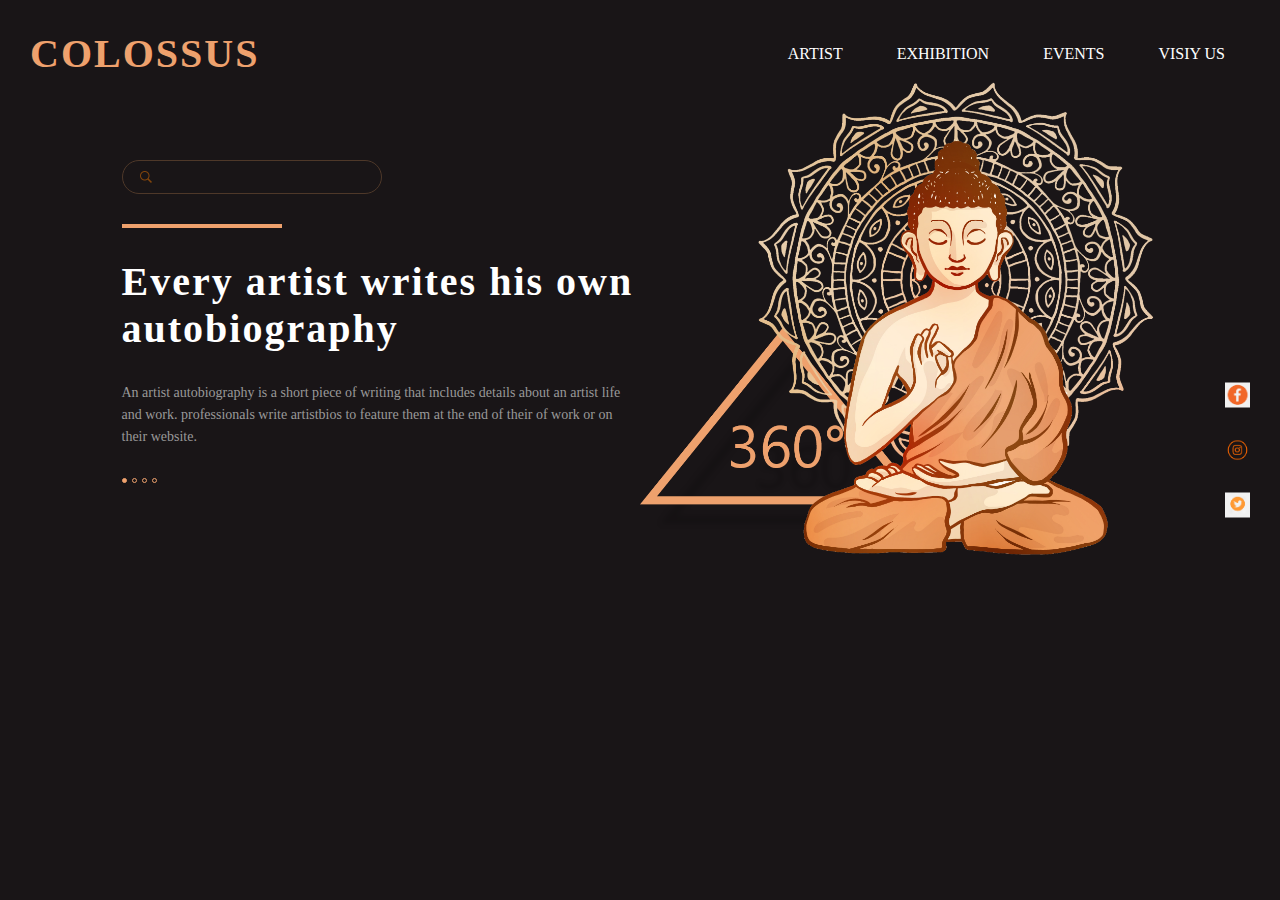
<file: Artist autobiagraphy/index.html>
<!DOCTYPE html>
<html lang="en">
<head>
    <meta charset="UTF-8">
    <meta name="viewport" content="width=device-width, initial-scale=1.0">
    <title>Document</title>
    <link rel="stylesheet" href="style.css">
</head>
<body>
    <div class="container">
        <nav>
            <h1>COLOSSUS</h1>
            <ul>
                <li><a href="">ARTIST</a></li>
                <li><a href="">EXHIBITION</a></li>
                <li><a href="">EVENTS</a></li>
                <li><a href="">VISIY US</a></li>
            </ul>
        </nav>
        <div class="content">
            <div class="left-col">
                <div class="search">
                    <img src="Search.png" class="">
                    <input type="text" >
                </div>
                <hr>
                <h1>Every artist writes his own autobiography</h1>
                <p>An artist autobiography is a short piece of writing that includes details about an artist life and work. professionals write artistbios to feature them at the end of their of work or on their website.</p>
                <div class="indicator">
                    <span class="active"></span>
                    <span></span>
                    <span></span>
                    <span></span>
                </div>
            </div>
            <div class="right-col">
                <img src="Gautama_Buddha_pic.png" alt="">
            </div>
        </div>
        <div class="social">
            <a href=""><img src="facebook.png" ></a>
            <a href=""><img src="insta.png" ></a>
            <a href=""><img src="twitter.png" ></a>
        </div>
    </div>
</body>
</html>
</file>
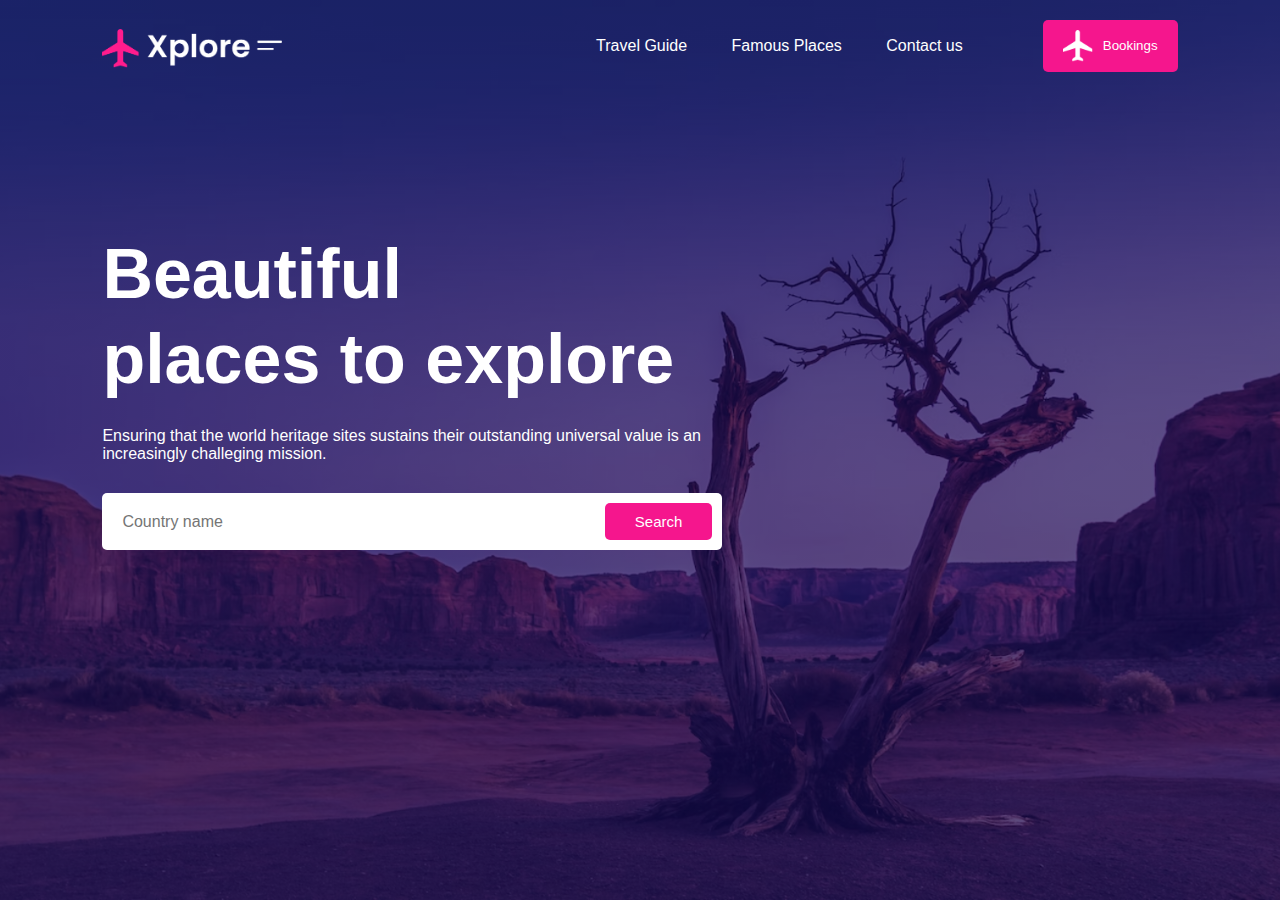
<file: Beautiful places to explore/index.html>
<!DOCTYPE html>
<html lang="en">
<head>
    <meta charset="UTF-8">
    <meta name="viewport" content="width=device-width, initial-scale=1.0">
    <title>Document</title>
    <link rel="stylesheet" href="style.css">
</head>
<body>
    <div class="container">
        <nav>
            <img src="images/logo.png" class="logo">
            <ul>
                <li><a href="#">Travel Guide</a></li>
                <li><a href="#">Famous Places</a></li>
                <li><a href="#">Contact us</a></li>
            </ul>
            <button class="btn">
                <img src="images/icon.png" >Bookings
            </button>
        </nav>
        <div class="content">
            <h1>Beautiful <br>places to explore</h1>
            <p>
                Ensuring that the world heritage sites sustains their outstanding universal value is an increasingly challeging mission.
            </p>
            <form >
                <input type="text" placeholder="Country name">
                <button type="submit" class="btn">Search</button>
            </form>
        </div>
    </div>
</body>
</html>
</file>
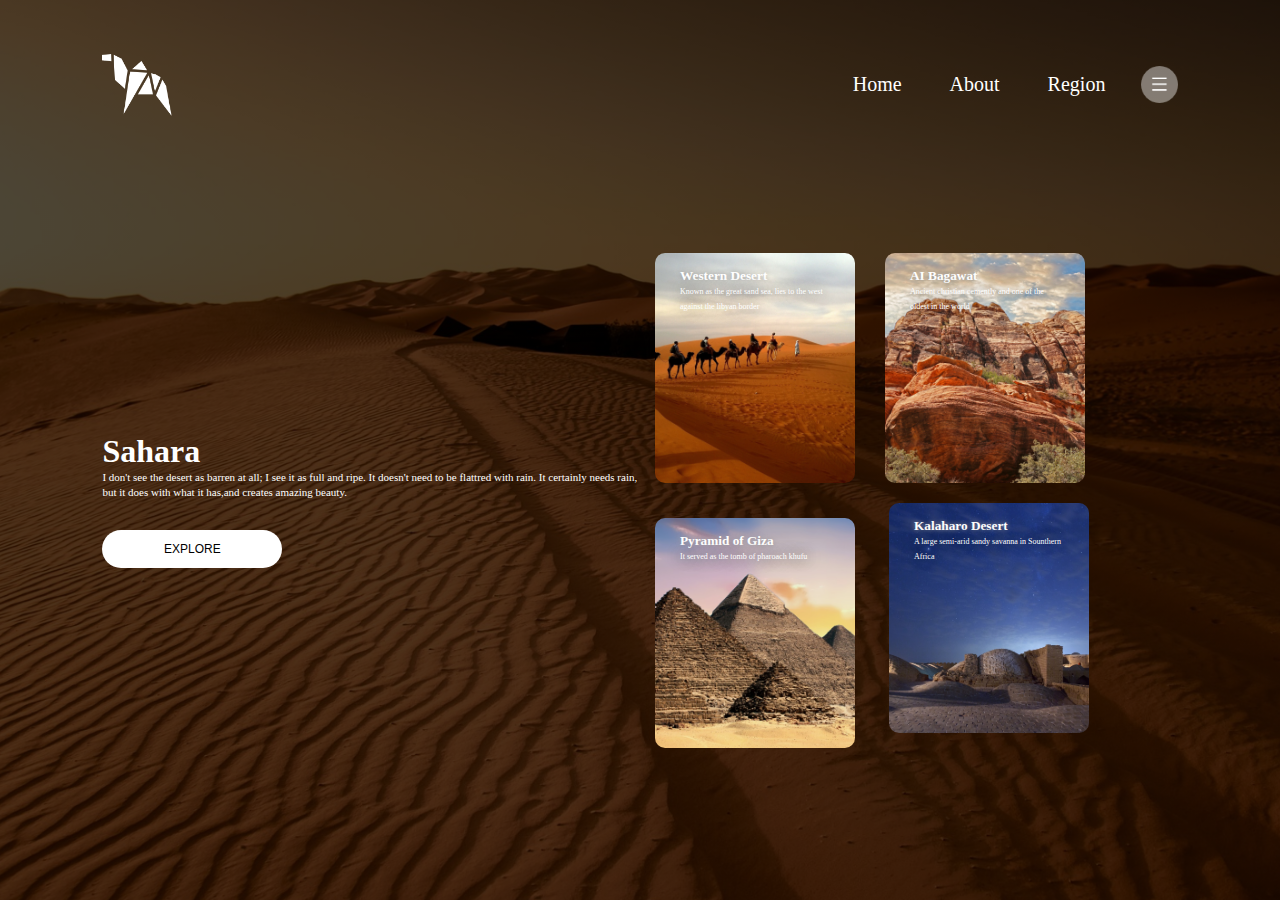
<file: Deserts/index.html>
<!DOCTYPE html>
<html lang="en">
<head>
    <meta charset="UTF-8">
    <meta name="viewport" content="width=device-width, initial-scale=1.0">
    <title>Document</title>
    <link rel="stylesheet" href="style.css">
</head>
<body>
    <div class="container">
        <nav>
            <img src="images/logo.png" class="logo">
            <ul>
                <li><a href="">Home</a></li>
                <li><a href="">About</a></li>
                <li><a href="">Region</a></li>
            </ul>
            <img src="images/menu.png" class="menu">
        </nav>
        <div class="content">
            <div class="column">
                <h1>Sahara</h1>
                <p>I don't see the desert as barren at all; I see it as full and ripe. It doesn't need to be flattred with rain. It certainly needs rain, but it does with what it has,and creates amazing beauty.
                </p>
                <button type="button">EXPLORE</button>
            </div>
            <div class="column">
                <div class="card card1">
                    <h5>Western Desert</h5>
                    <p>Known as the great sand sea, lies to the west against the libyan border </p>
                </div><div class="card card2">
                    <h5>AI Bagawat</h5>
                    <p>Ancient christian cemently and one of the oldest in the world </p>
                </div>
                <div class="card card3">
                    <h5>Pyramid of Giza</h5>
                    <p>It served as the tomb of pharoach khufu </p>
                </div>
                <div class="card card4">
                    <h5>Kalaharo Desert</h5>
                    <p>A large semi-arid sandy savanna in Sounthern Africa</p>
                </div>
            </div>
        </div>
    </div>
</body>
</html>
</file>
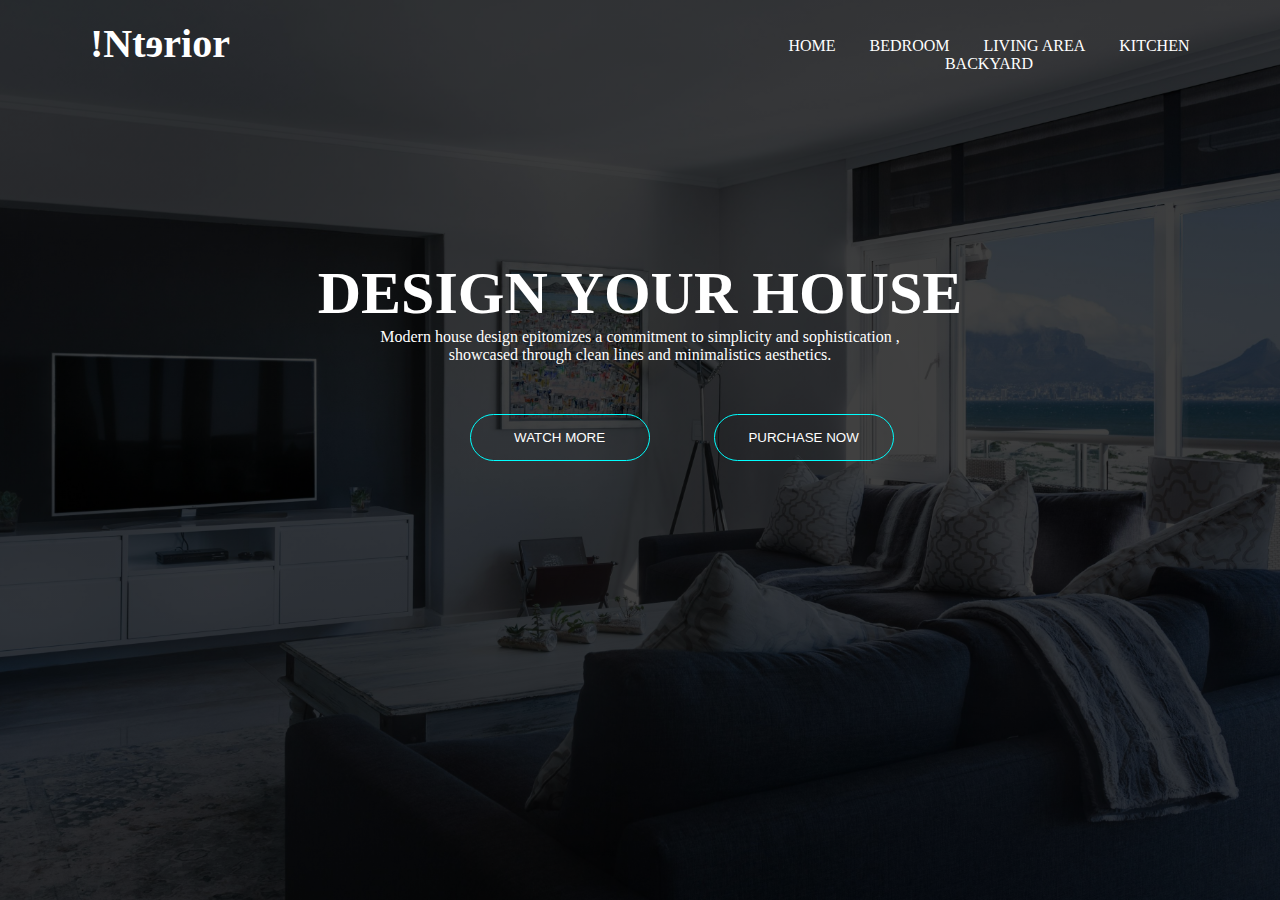
<file: Design your house/index.html>
<!DOCTYPE html>
<html lang="en">
<head>
    <meta charset="UTF-8">
    <meta name="viewport" content="width=device-width, initial-scale=1.0">
    <title>Document</title>
    <link rel="stylesheet" href="style.css">
</head>
<body>
    <div class="container">
        <nav>
            <h1>!Ntɘrior</h1>
            <ul>
                <li><a href="">HOME</a></li>
                <li><a href=""> BEDROOM</a></li>
                <li><a href="">LIVING AREA</a></li>
                <li><a href="">KITCHEN</a></li>
                <li><a href="">BACKYARD</a></li>
            </ul>
        </nav>
        <div class="content">
            <h1>DESIGN YOUR HOUSE</h1>
            <P>Modern house design epitomizes a commitment to simplicity and sophistication ,<br> showcased through clean lines and minimalistics aesthetics. </P>
            
        </div>
        <div class="btn">
            <button>WATCH MORE</button>
            <button>PURCHASE NOW</button>
        </div>
        
    </div>
</body>
</html>
</file>
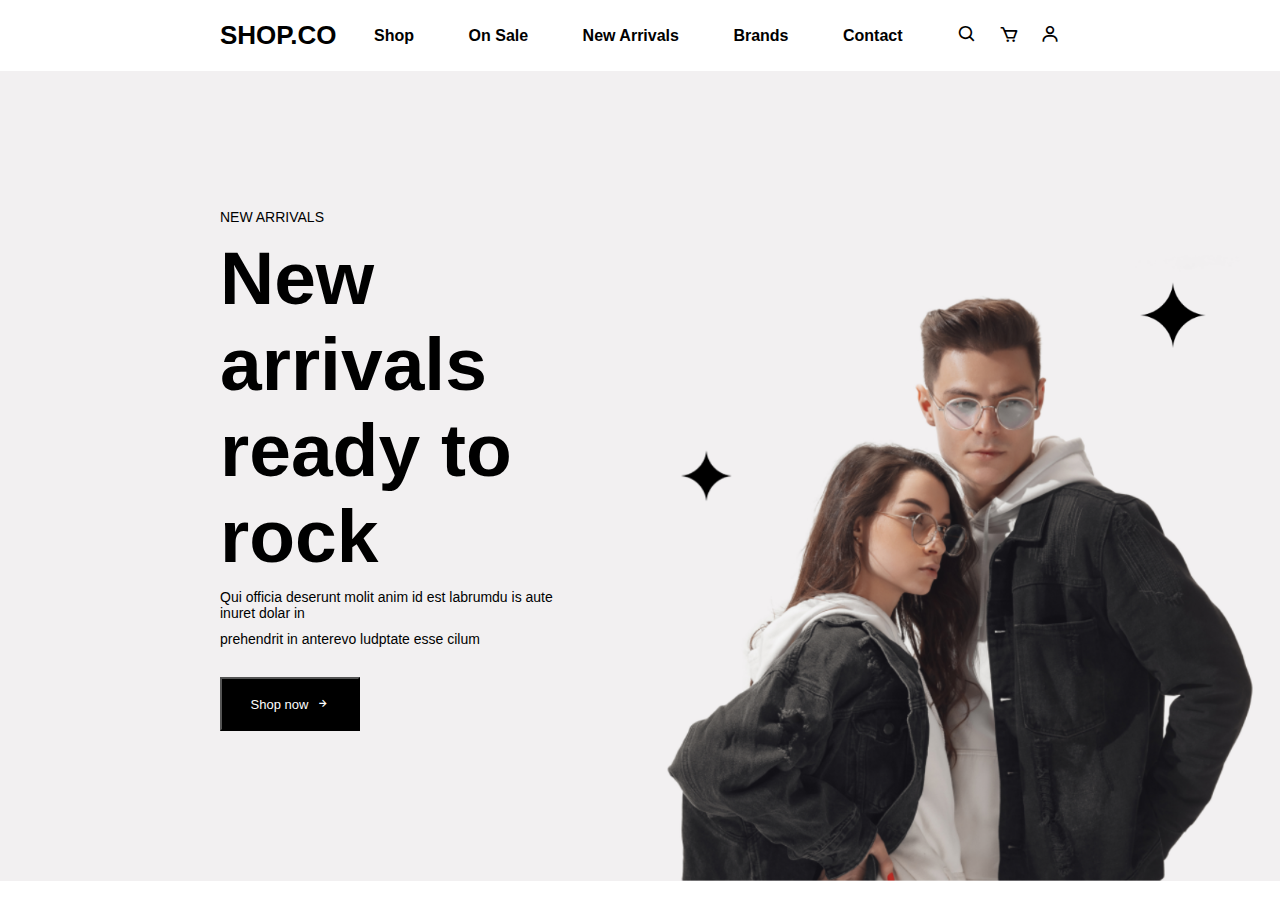
<file: shop.co/index.html>
<!DOCTYPE html>
<html lang="en">
  <head>
    <meta charset="UTF-8" />
    <meta name="viewport" content="width=device-width, initial-scale=1.0" />
    <title>Document</title>
    <link rel="stylesheet" href="style.css" />
    <link rel="stylesheet"
  href="https://cdn.jsdelivr.net/npm/boxicons@latest/css/boxicons.min.css">
  </head>
  <body>
    <div class="container">
      <nav>
        <h1>SHOP.CO</h1>
        <ul>
          <li><a href="#">Shop</a></li>
          <li><a href="#">On Sale</a></li>
          <li><a href="#">New Arrivals</a></li>
          <li><a href="#">Brands</a></li>
          <li><a href="#">Contact</a></li>
        </ul>   
        <div class="icons">
          <a href="#"><i class="bx bx-search"></i></a>
          <a href="#"><i class="bx bx-cart"></i></a>
          <a href="#"><i class="bx bx-user"></i></a>
        </div>
      </nav>
      <div class="content">
        <div class="data">
          <p>NEW ARRIVALS</p>
          <h1>New arrivals ready to rock</h1>
          <p>
            Qui officia deserunt molit anim id est labrumdu is aute inuret dolar
            in
          </p>
          <p>prehendrit in anterevo ludptate esse cilum</p>
          <button>Shop now<i class="bx bx-right-arrow-alt"></i></button>
        </div>
      </div>
    </div>
  </body>
</html>
</file>
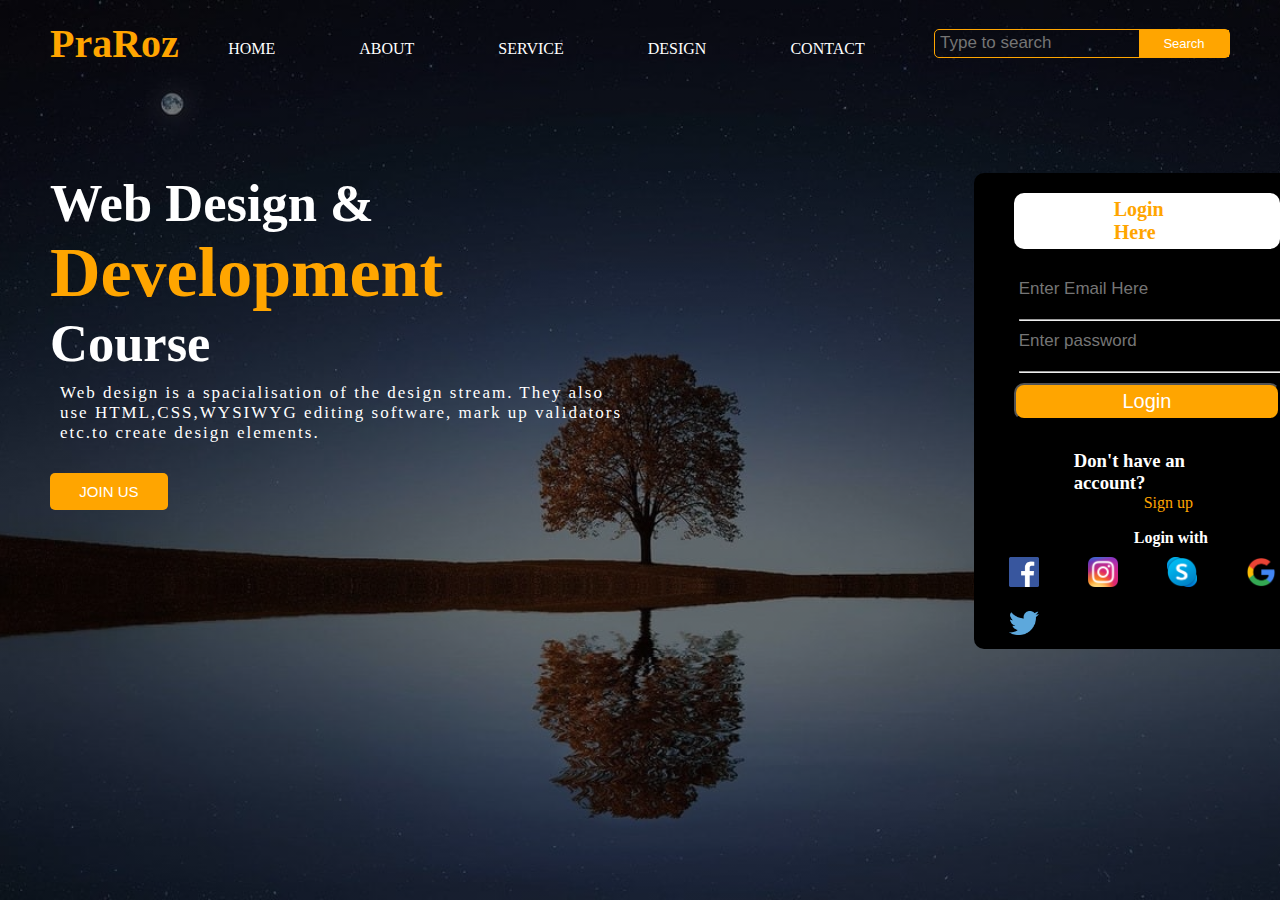
<file: web design and development course/index.html>
<!DOCTYPE html>
<html lang="en">
<head>
    <meta charset="UTF-8">
    <meta name="viewport" content="width=device-width, initial-scale=1.0">
    <title>Document</title>
    <link rel="stylesheet" href="style.css">
</head>
<body>
    <div class="container">
        <nav>
            <h1>PraRoz</h1>
            <ul>
                <li><a href="">HOME</a></li>
                <li><a href="">ABOUT</a></li>
                <li><a href="">SERVICE</a></li>
                <li><a href="">DESIGN</a></li>
                <li><a href="">CONTACT</a></li>
            </ul>
            <div class="search">
                <input type="text" placeholder="Type to search">
                <button type="submit">Search</button>
            </div>
        </nav>
        <div class="content">
            <div class="left">
                <h2>Web Design &</h2>
                <h1>Development</h1>
                <h2>Course</h2>
                <p>Web design is a spacialisation of the design stream. They also use HTML,CSS,WYSIWYG editing software, mark up validators etc.to create design elements.</p>
                <button type="button">JOIN US</button>
            </div>
            <div class="right">
                <h2>Login Here</h2>
                <input class="mail" type="email" name="email" placeholder="Enter Email Here">
                <hr>
                <input type="password" placeholder="Enter password">
                <hr>
                <button><a href="">Login</a></button>
                <h3>Don't have an account?</h3>
                <a href="" class="sign">Sign up</a>
                <h4>Login with</h4>
                
                <a href=""><img src="fb.png" ></a>
                <a href=""><img src="insta.png" ></a>
                <a href=""><img src="skype.png" ></a>
                <a href=""><img src="goggle.png" ></a>
                <a href=""><img src="twitter.png" alt=""></a>
            </div>
        </div>
    </div>
</body>
</html>
</file>
<file: Artist autobiagraphy/style.css>
*{
    margin: 0;
    padding: 0;
    box-sizing: border-box;
}

.container{
    width: 100%;
    height: 100vh;
    background: #191517;
    position: relative;
    padding: 30px 30px;
}

nav{
    
    display: flex;
    justify-content: space-between;
    align-items: center; 
}
nav h1{
    color: #eea16d;
}
nav ul li{
    list-style: none;
    display: inline-block;
    
    
}
nav ul li a{
    color: #fff;
    margin-left: 20px;
    margin-right: 20px;
    text-decoration: none;
    padding: 5px 5px;
    
}

nav ul li a:hover{
    color: #fff;
    border-bottom: 3px solid #eea16d;
}

.content{
    display: flex;
    width: 85%;
    align-items: center;
    margin: auto;

}
.left-col, .right-col{
    flex-basis: 50%;
}

.left-col{
    padding: 50px 0;
}

.search{
    display: flex;
    width: 260px;
    align-items: center;
    padding: 8px 15px;
    box-sizing: border-box;
    border: 1px solid #4e3829;
    border-radius: 20px;
}
.search img{
    height: 16px;
    margin-right: 10px;
    cursor: pointer;
    opacity: 0.5;
}
.search input{
    width: 100%;
    outline: none;
    border:0;
    color: #999;
    background: transparent;
    font-size: 14px;
}
hr{
    width: 160px;
    height: 4px;
    background: #eea16d;
    margin: 30px 0;
    border: none;
}

h1{
    font-size: 40px;
    letter-spacing: 2px;
    color: #fff;
}

p{
    color: #999;
    margin: 30px 0;
    font-size: 14px;
    line-height: 22px;
}

.indicator{
    display: flex;
}
span{
    width: 5px;
    height: 5px;
    border: 1px solid #eea16d;
    border-radius: 50%;
    margin-right: 5px;
}

.active{
    background: #eea16d;
}

.right-col img{
    width: 100%;
}

.social{
    position: absolute;
    right: 30px;
    top: 50%;
    transform: translateY(-50%);
}
.social img{
    width: 25px;
    display: block;
    margin: 30px 0;
}
</file>
<file: Beautiful places to explore/style.css>
.container{
    background-image:linear-gradient(rgba(9,0,77,0.65),rgba(9,0,77,0.65)), url(images/background.png);
    width: 100%;
    min-height: 100vh;
    background-size: cover;
    background-position: center;
    padding: 10px 8%;
}

*{
    margin: 0;
    padding: 0;
    font-family: 'poppins',  sans-serif;
    box-sizing: border-box;
}

nav{
    width: 100%;
    display: flex;
    justify-content: space-between;
    align-items: center;
    padding: 10px 0;
}

.logo{
    width: 180px;
    cursor: pointer;
}

nav ul{
    list-style: none;
    width: 100%;
    text-align: right;
    padding-right: 60px ;
}

nav ul li{
    display: inline-block;
    margin: 10px 20px;

}

nav ul li a{
    color: #fff;
    text-decoration: none;

}

.btn{
    display: flex;
    align-items: center ;
    padding: 10px 20px;
    border: 0;
    outline: 0;
    border-radius: 5px;
    background: #f5168d;
    color: #fff;
    font-weight: 500;
    cursor: pointer;
}

.btn img{
    width: 30px;
    margin-right: 10px;
}

.content{
    margin-top: 14%;
    color: #fff;
    max-width: 620px ;
}

.content h1{
    font-size: 70px;
    font-weight: 600;
    line-height: 85px;
    margin-bottom: 25px;
}

.content form{
    display: flex;
    align-items: center;
    background: #fff;
    border-radius: 5px;
    padding: 10px;
    margin-top: 30px;
}

.content form input{
    border: 0;
    outline: 0;
    width: 100%;
    font-size: 16px;
    padding-left: 10px;
}

.content form .btn{
    font-size: 15px;
    padding: 10px 30px;
}
</file>
<file: Deserts/style.css>
*{
    margin: 0;
    padding: 0;
    box-sizing: border-box;
}

.container{
    width: 100%;
    height: 100vh;
    background-image:linear-gradient(rgba(0,0,0,0.7),rgba(0,0,0,0.7)), url(images/background.png);
    background-position: center;
    background-size: cover;
    padding-left: 8%;
    padding-right: 8%;
    padding-top: 3%;
}

.logo{
    width: 70px;
    cursor: pointer;
}

.menu{
    width: 37px;
    cursor: pointer;
}

nav{
    width: 100%;
    padding-top: 10px;
    display: flex;
    justify-content: space-between;
    align-items: center;
}

nav ul{
    margin-left: 60%;
    padding: 3px 3px;
    list-style: none;
}

nav ul li{
    display: inline-block;
    margin: 17px;
    padding: 5px;
}

nav ul li a{
    color: #fff;
    text-decoration: none;
    font-size: 20px;
}



button{
    width: 180px;
    color: #000;
    font-size: 12px;
    padding: 12px 0;
    background: #fff;
    border: 0;
    border-radius: 20px;
    outline: none;
    margin-top: 30px;
}



.content{
    display: flex;
    justify-content: space-between;
    height: 88%;
    align-items: center;

}

.column{
    flex: 50%;
}

h1{
    color: #fff;
}

p{
    color: #fff;
    font-size: 11px;
    line-height: 15px;
}

.card{
    width: 200px;
    height: 230px;
    display: inline-block;
    border-radius: 10px;
    padding: 15px 25px;
    box-sizing: border-box;
    cursor: pointer;
    margin: 10px 15px;
    background-size: cover;
    background-position: center;
    transition: transform 0.5s;
}

.card1{
    background-image: url(images/pic-1.png);
}

.card2{
    background-image: url(images/pic-2.png);
}

.card3{
    background-image: url(images/pic-3.png);
}

.card4{
    background-image: url(images/pic-4.png);
}

.card:hover{
    transform: translateY(-10px);
}

h5{
    color: #fff;
    text-shadow: 0 0 5px #999;
}

.card p{
    text-shadow: 0 0 15px #000;
    font-size: 8px;
}
</file>
<file: Design your house/style.css>
*{
    margin: 0;
    padding: 0;
    box-sizing: border-box;
}
.container{
    width: 100%;
    height: 100vh;
    background-image: linear-gradient(rgba(0,0,0,0.75),rgba(0,0,0,0.75)) , url(background.jpg);
    background-size: cover;
    background-position: center;
    
}
nav {
    color: #fff;
    padding: 20px 90px;
    display: flex;
    text-align: center;
}
nav h1{
    font-size: 40px;
    cursor: pointer;
    
}
nav ul {
    margin-left: 48%;
    list-style: none;
    margin-top: 17px;
}
nav ul li{
    display: inline-block;
    margin-left: 30px;
}
nav ul li a{
    text-decoration: none;
    color: #fff;
}
nav ul li a:hover{
    border-bottom: 3px solid aqua;
    transition: 0.4s;
    
}
.content {
    color: #fff;
    text-align: center;   
    margin-top: 13%;
       
}
.content h1{
    font-size: 60px;
}

button{
    display: inline-block;
    border: 0;
    outline: 0;
    border: 1px solid aqua;
    border-radius: 40px;
    margin-left: 60px;
    background: transparent;
    color: #fff;
    width: 180px;
    padding: 15px 15px;
    margin-top: 30px;
}
.btn{
    margin-left: 32%;
    margin-top: 20px;
    
}
button:hover{
    background: aqua;
    color: black;
    transition: 0.5s;
    transform: translateY(-10px);
}
</file>
<file: shop.co/style.css>
*{
    margin: 0;
    padding: 0;
    box-sizing: border-box;
    font-family: sans-serif;
}

nav{
    display: flex;
    align-items: center;
    text-align: center;
    justify-content: space-between;
    padding: 20px 220px;
    
}
nav h1{
    cursor: pointer;
    font-size: 26px;
}
nav ul li{
    display: inline-block;
    list-style: none;
    margin-left: 25px;
    margin-right: 25px;
    font-weight: bold;
}
nav ul li a{
    text-decoration: none;
    color: black;
}
.icons a{
    text-decoration: none;
    color: black;
    margin-left: 17px;
    font-size: 20px;
}
.content{
    background-image: url(bg.png);
    background-size: cover;
    background-position: center;
    width: 100%;
    height: 90vh;
    
}
.data{
    padding-top: 10%;
    padding-left: 220px;
    padding-right: 220px;
}
.data h1{
    margin-top: 10px;
    font-size: 75px;
    width: 50%;
}
.data p{
    width: 40%;
    margin-top: 10px;
    font-size: 14px;
    
}
.data button{
    width: 140px;
    height: 6vh;
    background-color: black;
    color: white;
    font-size: 13px;
    margin-top: 30px;
}
.data button i{
    margin-left: 8px;
    align-items: center;
    text-align: center;
}
</file>
<file: web design and development course/style.css>
*{
    margin: 0;
    padding: 0;
    box-sizing: border-box;
}
.container{
    width: 100%;
    height: 100vh;
    background-image:linear-gradient(to top, rgba(0,0,0,0.5)50%,rgba(0,0,0,0.5)50%), url(background.jpg);
    background-position: center;
    background-size: cover;
    padding: 20px 50px;
}

nav{
    display: flex;
    justify-content: space-between;
    align-items: center;
}
nav h1{
    color: orange;
    font-size: 40px;
    cursor: pointer;
}
nav ul li{
    list-style: none;
    display: inline-block;
    align-items: center;
    padding-top: 10px;
    padding-left: 30px;
    margin-right: 50px;
}
nav ul li a{
    color: #fff;
    text-decoration: none;
}
nav ul li a:hover{
    color: orange;
    transition:  0.5s;
}
.search input{
    font-size: 17px;
    background: transparent;
    border: 0;
    outline: 0;
    width: 200px;
    padding: 3px 5px;
    color: #fff;
}
.search button{
    background-color: orange;
    color: #fff;
    font-size: 13px;
    border: 0;
    outline: 0;
    padding: 3px 3px;
    width: 90px;
    cursor: pointer;
    padding: 6px 0;
}
.search{
    border: 1px solid orange;
    border-radius: 5px;
}
.left,.right{
    flex-basis: 50%;
}
.content{
    display: flex;
    justify-content: space-between;

}
.left{
    color: #fff;
    font-size: 35px;
    margin-top: 9%;
}
.left h1{
    color: orange;
}
.left p{
    font-size: 17px;
    width: 150%;
    letter-spacing: 2px;
    padding: 10px;
}
.left button{
    width: 30%;
    padding-top: 10px;
    padding-bottom: 10px;
    background-color: orange;
    color: #fff;
    border: 0;
    outline: 0;
    border-radius: 5px;
    margin-top: 5%;
    font-size: 15px;
    
}
.left button:hover{
    background-color: white;
    color: black;
    transition: 0.5s;
    transform: translatey(-10px);
    cursor: pointer;
}
.right{
    margin-left: 45%;
    margin-top: 9%;
    background-color: black;
    border: 0;
    outline: 0;
    border-radius: 10px;
    width: 130%;
}
.right h2{
    color: #fff;
    padding: 5px 100px;
    background-color: #fff;
    color: orange;
    margin: 20px 40px;
    border-radius: 10px;
    width: 80%;
    font-size: 20px;
}
.right input{
    margin-left: 45px;
    font-size: 17px;
    margin-bottom: 20px;
    width: 50%;
    border: 0;
    outline: 0;
    border-radius:5px ;
    margin-top: 10px;
    color: #fff;
    background-color: black;
}
.right hr{
    width: 80%;
    font-size: 5px;
    color: orange;
    margin-left: 45px;
    background-color: orange;
}
.right button{
    padding: 5px 100px;
    background-color: orange;
    color: #fff;
    margin: 20px 40px;
    border-radius: 10px;
    width: 80%;
    font-size: 20px;
    transform: translateY(-10px);
}
.right button a{
    text-decoration: none;
    color: #fff;
}

.right h3{
    color: white;
    margin: 0 100px;
}
.sign{
    color: orange;
    margin-left: 170px;
    text-decoration: none;
}
.right h4{
    color: #fff;
    margin-left: 160px;
    margin-top: 5%;
}
.right img{
    display: inline-block;
    width: 50px;
    margin-left: 25px;
    padding: 10px 10px;
    
}
</file>
